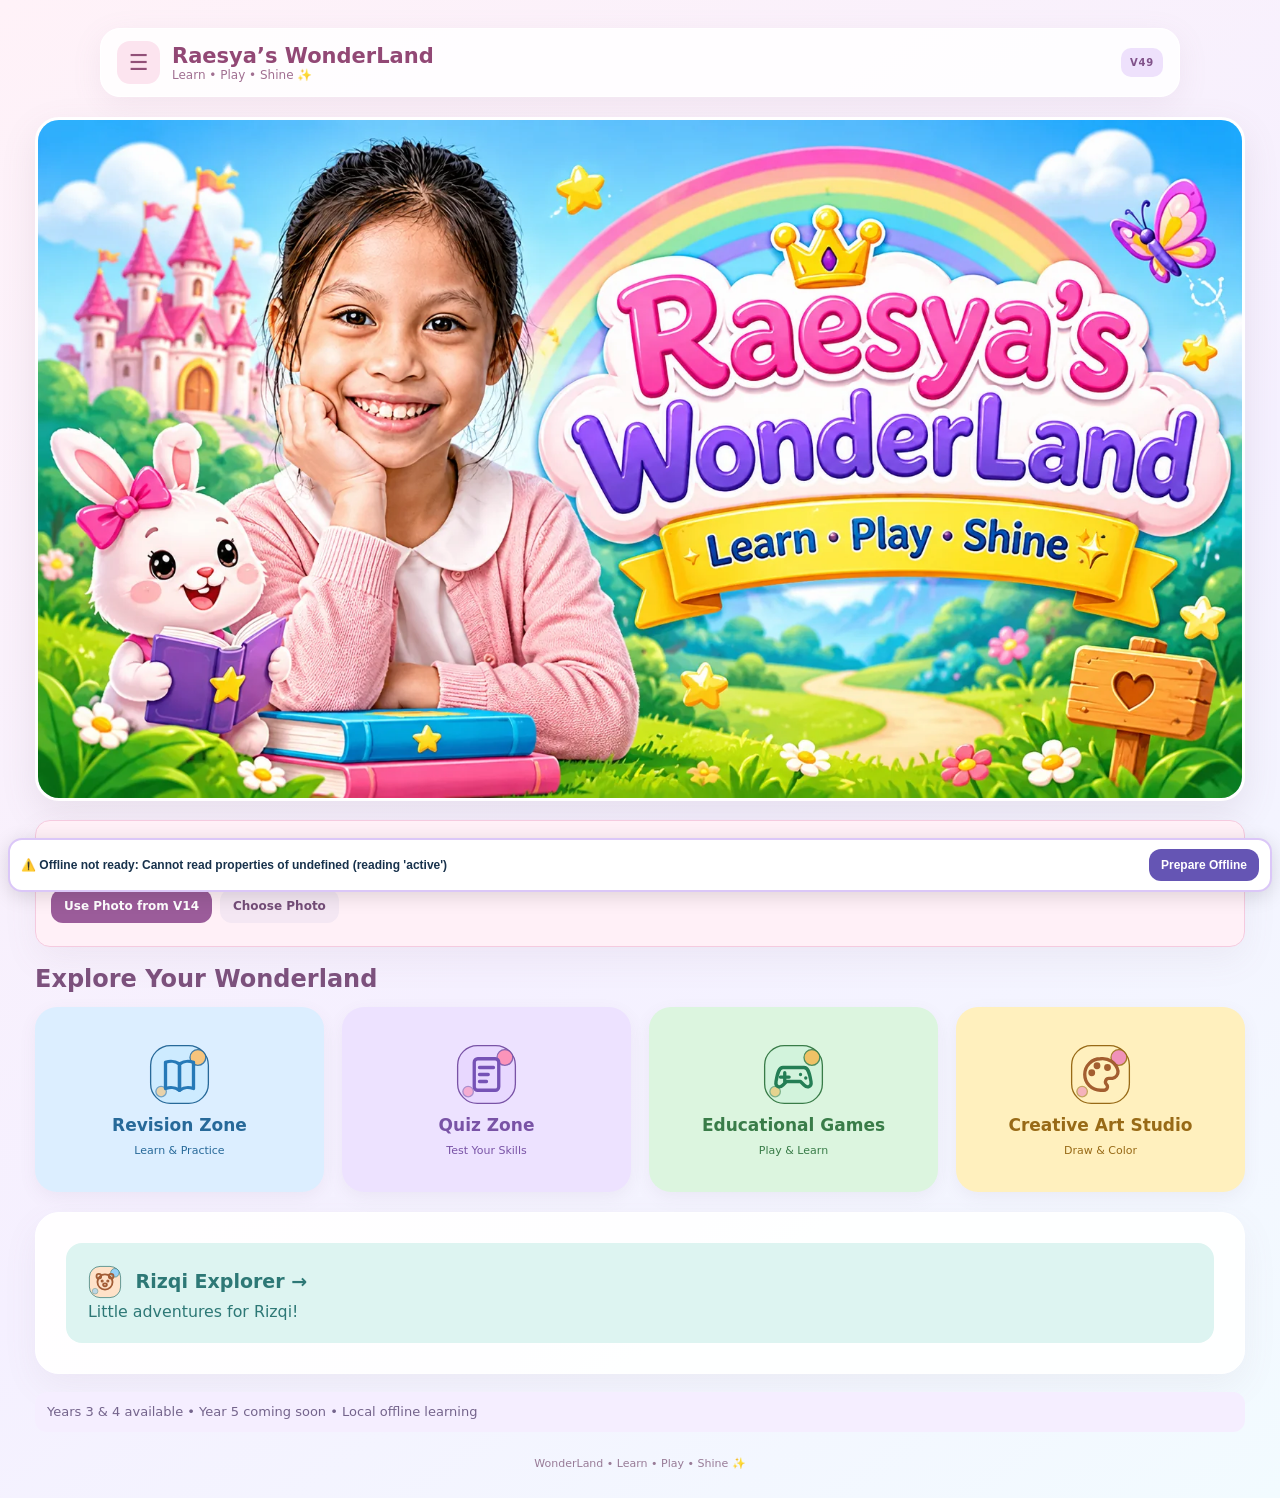
<file: index.html>
<!doctype html>
<html lang="en"><head><meta charset="utf-8"><meta name="viewport" content="width=device-width,initial-scale=1,maximum-scale=1,user-scalable=no,viewport-fit=cover"><meta name="theme-color" content="#f7ddec"><title>Raesya’s WonderLand • V49 Offline</title><script src="offline-ready-v49.js?v=49" defer></script><link rel="manifest" href="manifest.webmanifest"><link rel="icon" href="assets/icon.svg" type="image/svg+xml"><link rel="stylesheet" href="styles.css?v=49"></head>
<body><div class="bubbles" aria-hidden="true"><i></i><i></i><i></i><i></i></div><div id="veil" class="veil" hidden></div>
<aside id="sidebar" class="sidebar" aria-label="Main menu" aria-hidden="true"><div class="sidehead"><div class="appmark">🌸 WonderLand</div><button id="closeMenu" class="iconbtn" aria-label="Close menu">✕</button></div><div class="identity"><div class="avatar" id="sidebarAvatar">🌸</div><div><strong>Hello, Raesya!</strong><small>Learn • Play • Shine ✨</small></div></div><nav id="menuList"></nav><div class="sidebar-foot">V49 • Full Offline</div></aside>
<div class="app"><header class="topbar"><button id="openMenu" class="iconbtn" aria-label="Open menu" aria-expanded="false">☰</button><div><strong>Raesya’s WonderLand</strong><small>Learn • Play • Shine ✨</small></div><span class="devtag">V49</span></header><main id="view" tabindex="-1"></main><footer>WonderLand • Learn • Play • Shine ✨</footer></div><script src="revision.js?v=31" defer></script><script src="full-content.js?v=31" defer></script><script src="app.js?v=49" defer></script><script src="full-features.js?v=31" defer></script><script src="game-improvements.js?v=34" defer></script><script src="art-rebuild.js?v=35" defer></script><script src="lpw-v44-assets.js?v=44" defer></script><script src="game-polish.js?v=44" defer></script><script src="premium-ui.js?v=37" defer></script><script src="little-picture-engine.js?v=44" defer></script><script src="mobile-fix-v45.js?v=49" defer></script><script src="anti-zoom-v49.js?v=49" defer></script></body></html>
</file>
<file: styles.css>
:root{font-family:ui-rounded,system-ui,-apple-system,'Segoe UI',sans-serif;color:#583e56;background:#fff3f8;font-synthesis:none}*{box-sizing:border-box}body{margin:0;min-height:100vh;background:linear-gradient(145deg,#fff2f8,#f5f0ff 55%,#f2fbff);overflow-x:hidden}button,input{font:inherit}button{cursor:pointer}button:focus-visible,input:focus-visible{outline:3px solid #7055a7;outline-offset:3px}button:disabled{opacity:.55;cursor:not-allowed}.bubbles{position:fixed;inset:0;pointer-events:none;overflow:hidden;z-index:0}.bubbles i{position:absolute;left:var(--left);bottom:-250px;width:var(--size);height:var(--size);border-radius:50%;background:var(--tint);opacity:.27;animation:float var(--duration) linear infinite;animation-delay:var(--delay)}.bubbles i:nth-child(1){--left:2%;--size:180px;--tint:#ffa7ce;--duration:42s;--delay:-20s}.bubbles i:nth-child(2){--left:38%;--size:130px;--tint:#b3a5fc;--duration:49s;--delay:-35s}.bubbles i:nth-child(3){--left:75%;--size:240px;--tint:#a4e8e4;--duration:58s;--delay:-16s}.bubbles i:nth-child(4){--left:93%;--size:110px;--tint:#ffda9f;--duration:51s;--delay:-8s}@keyframes float{to{transform:translateY(-145vh) translateX(-25px)}}.app{position:relative;z-index:1;max-width:1120px;margin:auto;padding:16px 17px 40px}.topbar{display:flex;align-items:center;gap:12px;max-width:1080px;margin:auto auto 20px;padding:12px 16px;background:#ffffffd9;border:1px solid #ffffff;border-radius:20px;box-shadow:0 8px 30px #9a75951a}.topbar strong{display:block;font-size:clamp(15px,3vw,21px);color:#924875}.topbar small,.identity small{display:block;font-size:12px;color:#a16f91}.iconbtn{border:0;border-radius:13px;background:#fce4ef;color:#915078;width:43px;height:43px;font-size:22px;flex-shrink:0}.devtag{font-size:10px;letter-spacing:.08em;font-weight:800;color:#81528a;background:#eee1fc;padding:9px;border-radius:10px;margin-left:auto;white-space:nowrap}.panel{border-radius:24px;background:#ffffffea;box-shadow:0 13px 35px #81687b13;padding:clamp(17px,4vw,30px);margin-bottom:18px;border:1px solid #fff}.hero{display:flex;gap:21px;align-items:center}.hero-avatar,.avatar{display:grid;place-items:center;background:#fde4ef;border-radius:50%;font-size:40px;flex-shrink:0}.hero-avatar{height:100px;width:100px}.avatar{height:58px;width:58px;font-size:28px}.avatar img,.hero-avatar img{width:100%;height:100%;object-fit:cover;border-radius:50%}h1{font-size:clamp(23px,5vw,34px);margin:0 0 6px;color:#994c7b}h2{font-size:clamp(18px,3.7vw,24px);margin:10px 0 14px;color:#7c517d}p{line-height:1.55}.muted{color:#8d7590}.notice{color:#74648c;background:#f5eeff;border-radius:12px;padding:10px 12px;font-size:13px}.cards{display:grid;grid-template-columns:repeat(2,minmax(0,1fr));gap:13px;margin:0 0 20px}.card{border:0;border-radius:22px;min-height:150px;padding:20px 10px;background:var(--bg);color:var(--fg);display:flex;flex-direction:column;align-items:center;justify-content:center;gap:9px;box-shadow:0 6px 18px #6f5c7012;transition:transform .18s,filter .18s}.card:hover,.menu-button:hover{transform:translateY(-2px);filter:saturate(1.1)}.card .emoji{font-size:37px}.card strong{text-align:center;font-size:clamp(13px,3vw,17px)}.card small{font-size:11px}.banner{width:100%;text-align:left;background:#ddf4f1;color:#2d7876;border:0;border-radius:16px;font-weight:800;padding:22px;font-size:19px}.banner small{font-weight:500}.modulehead{display:flex;align-items:center;gap:12px;justify-content:space-between;flex-wrap:wrap}.modulehead h1{font-size:clamp(20px,4vw,28px);flex:1}.backbtn,.action{border:0;border-radius:12px;background:#f4e7f3;color:#744d78;padding:10px 13px;font-weight:700}.action.primary{background:#9b5c9a;color:white}.placeholder{text-align:center;padding:40px 10px;min-height:200px}.placeholder p{max-width:520px;margin:10px auto}.chips{display:flex;flex-wrap:wrap;gap:9px;margin-top:18px}.chip{padding:10px 15px;background:#f7eaf5;border-radius:12px;border:0;color:#854e76}.veil{position:fixed;inset:0;background:#24152473;z-index:10}.veil[hidden]{display:none}.sidebar{position:fixed;top:0;bottom:0;left:0;width:min(345px,88vw);padding:20px 16px 30px;background:linear-gradient(160deg,#f9ddea,#e6ddfa);box-shadow:15px 0 55px #37233c2e;z-index:20;transform:translateX(-110%);transition:transform .25s ease;overflow-y:auto;visibility:hidden}.sidebar.open{transform:translateX(0);visibility:visible}.sidehead{display:flex;align-items:center;justify-content:space-between}.appmark{font-weight:900;color:#804775;font-size:21px}.identity{display:flex;align-items:center;gap:12px;margin:25px 0}.identity strong{color:#814c75}.sidebar nav{display:grid;gap:9px}.sidebar nav button{display:flex;align-items:center;gap:12px;text-align:left;padding:12px;border:2px solid transparent;border-radius:15px;background:var(--bg);color:var(--fg);font-weight:750;min-height:55px}.sidebar nav button span{display:grid;place-items:center;font-size:23px;width:36px;height:36px;border-radius:10px;background:#ffffffa9}.sidebar nav button.active{border-color:var(--fg)}.sidebar-foot{text-align:center;color:#8f6d8b;font-size:11px;margin-top:24px}footer{text-align:center;color:#987b97;font-size:11px;margin-top:25px}.app-screen{animation:arrive .22s ease}@keyframes arrive{from{opacity:.4;transform:translateY(8px)}to{opacity:1;transform:translateY(0)}}.setting-box{background:#f9f3fc;border-radius:16px;padding:15px;margin-top:12px}.setting-box label{display:block;margin:6px 0}.setting-box input{width:100%;padding:12px;border:1px solid #d6bbdb;border-radius:12px;margin-top:6px}.statline{font-size:13px;color:#7c6186}.inlineactions{display:flex;flex-wrap:wrap;gap:8px;margin-top:14px}.error{color:#a8294b}body.menu-open{overflow:hidden}@media(min-width:740px){.app{padding:28px 35px}.cards{grid-template-columns:repeat(4,1fr);gap:18px}.card{min-height:185px}.hero-avatar{height:124px;width:124px}}@media(max-width:400px){.hero-avatar{height:70px;width:70px;font-size:30px}.hero{gap:12px}.topbar{padding:10px}.devtag{font-size:9px}}@media(prefers-reduced-motion:reduce){*,*:before,*:after{animation:none!important;transition:none!important;scroll-behavior:auto!important}}

/* Phase 2: expressive category landing screens */
.module-shell{min-height:560px}.modulehead{margin-bottom:22px}.module-hero{background:linear-gradient(120deg,var(--module-tint),#fff);border-radius:24px;min-height:182px;display:flex;align-items:center;gap:25px;padding:28px;overflow:hidden;position:relative}.module-hero-art{width:120px;height:120px;flex:0 0 120px;background:#ffffffb9;border:6px solid #ffffffa3;border-radius:35px;display:grid;place-items:center;font-size:65px;transform:rotate(-7deg);filter:drop-shadow(0 8px 9px #70536c24)}.module-hero .eyebrow{color:var(--module-ink);font-size:12px;letter-spacing:.07em;font-weight:900;text-transform:uppercase}.module-hero h2{color:var(--module-ink);margin:8px 0;font-size:clamp(24px,4vw,33px)}.module-hero p{font-size:15px;color:#74657b;margin:4px 0;max-width:470px}.section-title{display:flex;justify-content:space-between;align-items:center;gap:10px;margin:25px 0 14px}.section-title h3{font-size:21px;color:#66516d;margin:0 0 4px}.section-title p{font-size:13px;color:#9a829d;margin:0}.preview-tag{background:#f6eaff;color:#855a98;border-radius:30px;font-size:11px;font-weight:800;padding:7px 12px;white-space:nowrap}.activity-grid{display:grid;grid-template-columns:repeat(2,minmax(0,1fr));gap:16px}.activity-card{display:flex;text-align:left;align-items:center;min-height:176px;padding:16px;border:1px solid #fff;border-radius:24px;background:var(--tile);box-shadow:0 10px 20px #896d8b13;transition:transform .16s ease,box-shadow .16s ease;gap:16px;color:#594659}.activity-card:hover{transform:translateY(-4px);box-shadow:0 13px 25px #896d8b25}.activity-art{width:118px;height:118px;flex:0 0 118px;border-radius:22px;background:radial-gradient(circle at 28% 28%,#ffffffcb 0 13%,transparent 14%),radial-gradient(circle at 76% 78%,#ffffff80 0 10%,transparent 11%),#ffffff65;position:relative;display:grid;place-items:center;overflow:hidden}.activity-emoji{font-size:64px;z-index:1;filter:drop-shadow(0 6px 2px #0000000f);transition:transform .2s}.activity-card:hover .activity-emoji{transform:scale(1.1) rotate(-4deg)}.art-dot{position:absolute;border-radius:50%;background:#fff8}.dot-a{width:29px;height:29px;top:8px;right:7px}.dot-b{width:17px;height:17px;bottom:10px;left:8px}.activity-info{display:flex;flex-direction:column;gap:7px;min-width:0;align-items:flex-start}.activity-label{font-size:11px;font-weight:800;color:var(--item-accent,var(--module-ink));background:#ffffff9e;border-radius:50px;padding:5px 9px}.activity-info strong{font-size:clamp(17px,2.1vw,21px);line-height:1.2;color:#614866}.activity-info small{font-size:13px;color:#7f7184;line-height:1.4}.activity-open{font-size:12px;font-weight:850;color:var(--item-accent);margin-top:5px}.module-footnote{margin-top:22px;padding:13px 16px;border-radius:13px;background:#f6f0ff;color:#7c6889;font-size:13px;line-height:1.55}.detail-intro{padding:32px 15px;margin-top:15px;border-radius:23px;background:var(--tile);text-align:center}.detail-bigicon{font-size:88px;margin:10px auto 13px}.detail-intro h2{color:#765075;font-size:30px}.detail-intro p{color:#756478}.status-pill{display:inline-block;background:white;border-radius:50px;padding:8px 15px;font-weight:700;color:#9c6288;font-size:12px}.detail-bottom{text-align:center;max-width:560px;margin:30px auto}.detail-bottom h3{color:#765075}.detail-bottom p{color:#806d83;line-height:1.6}.detail-bottom .action{margin-top:15px}
@media(max-width:740px){.module-hero{padding:18px;min-height:160px;gap:12px}.module-hero-art{width:85px;height:85px;flex-basis:85px;font-size:47px;border-radius:24px}.activity-card{min-height:170px;flex-direction:column;align-items:stretch;padding:11px;gap:12px}.activity-art{width:100%;height:95px;flex:0 0 95px}.activity-emoji{font-size:50px}.activity-info strong{font-size:15px}.activity-info small{font-size:12px}.modulehead h1{order:3;flex-basis:100%}.modulehead{gap:8px}.modulehead .backbtn{font-size:12px}.module-shell{padding:15px}.activity-grid{gap:10px}.activity-info{padding:2px 4px 8px}}
@media(max-width:350px){.activity-grid{grid-template-columns:1fr}.activity-card{flex-direction:row}.activity-art{width:95px;flex-basis:95px}.module-hero-art{display:none}}

/* Offline-safe scalable vector icon artwork: no emoji fonts required */
.vector-icon{display:block;width:1em;height:1em;flex:none;stroke:currentColor;fill:none}
.activity-emoji,.module-hero-art,.detail-bigicon,.card .emoji{display:grid;place-items:center}
.activity-emoji .vector-icon,.module-hero-art .vector-icon,.detail-bigicon .vector-icon,.card .emoji .vector-icon{width:1em;height:1em}
.menu-button .vector-icon{width:23px;height:23px}
.banner .vector-icon{display:inline-block;width:24px;height:24px;vertical-align:middle;margin-right:7px}

/* Rizqi Explorer ONLY: approved AI artwork appears in its header, never dashboard or activity cards. */
.rizqi-header{border-radius:24px;overflow:hidden;position:relative;background:#b6e9f4;box-shadow:0 9px 18px #574a5c1a;}
.rizqi-header picture,.rizqi-header img{display:block;width:100%;}
.rizqi-header img{height:auto;aspect-ratio:1536/570;object-fit:cover;}
.rizqi-mobile-title{display:none;}
@media(max-width:600px){
 .rizqi-header{height:205px;}
 .rizqi-header picture{position:absolute;inset:0;width:62%;height:100%;}
 .rizqi-header img{height:100%;width:100%;object-fit:cover;aspect-ratio:auto;object-position:center;}
 .rizqi-header:after{content:"";position:absolute;inset:0;background:linear-gradient(90deg,transparent 32%,#e6f7f4 66%,#e6f7f4 100%);pointer-events:none;}
 .rizqi-mobile-title{position:absolute;display:block;right:8px;top:50%;transform:translateY(-50%);width:43%;text-align:center;z-index:1;color:#1573a8;}
 .rizqi-mobile-title h2{font-size:clamp(18px,5.5vw,27px);line-height:1.1;color:#147db3;margin:0 0 12px;}
 .rizqi-mobile-title p{font-size:clamp(11px,3.2vw,14px);line-height:1.35;color:#b45a13;font-weight:750;margin:0;}
}

/* All icons are individually colored, filled two-tone SVGs (no emoji font dependency). */
.vector-icon{width:1em;height:1em;display:inline-block;vertical-align:middle;overflow:visible}
.menu-button .vector-icon{height:34px;width:34px}
.sidebar nav button span{background:transparent}
.card .emoji .vector-icon{height:63px;width:63px}
.activity-emoji .vector-icon{width:68px;height:68px}
.module-hero-art .vector-icon{width:85px;height:85px}
.detail-bigicon .vector-icon{width:100px;height:100px}
.modulehead h1 .vector-icon{width:32px;height:32px}
.banner .vector-icon{width:34px;height:34px}
.photo-onboarding{margin-top:14px;border-radius:15px;background:#fff0f7;padding:15px;border:1px solid #f5cadf}
.photo-onboarding strong{font-size:14px;color:#86456b}.photo-onboarding p{font-size:12px;margin:8px 0;color:#795e77}
.photo-actions{display:flex;flex-wrap:wrap;gap:8px;align-items:center}.photo-actions .action{font-size:12px;cursor:pointer;display:inline-flex;align-items:center}
.photo-status{font-size:12px;color:#8c4764}
@media(max-width:600px){.activity-emoji .vector-icon{width:56px;height:56px}.module-hero-art .vector-icon{width:72px;height:72px}}

/* V15 main home hero: replaced greeting panel with full approved artwork. */
.home-banner{width:100%;margin:0 0 19px;border-radius:24px;overflow:hidden;background:#d7f2ff;border:3px solid #ffffff;box-shadow:0 13px 35px #81687b20;line-height:0}
.home-banner img{display:block;width:100%;height:auto;object-fit:contain}
@media(max-width:600px){.home-banner{border-radius:17px;margin-bottom:14px;border-width:2px}}

/* Phase 3A revision explorer */
.rev-area{max-width:960px;margin:14px auto 30px}.rev-area h2{color:#426c97;margin:8px 0}.revcrumb{font-size:13px;color:#667e9c;font-weight:700}.revcrumb span{padding:0 6px;color:#a7a3b9}.revgrid{display:grid;grid-template-columns:repeat(2,minmax(0,1fr));gap:13px;margin-top:19px}.revcard{min-height:142px;border-radius:22px;border:2px solid #fff;background:var(--revcolor,#e8f3ff);padding:17px;text-align:left;display:flex;flex-direction:column;align-items:start;gap:8px;box-shadow:0 8px 20px #636d9916;color:#4c587e}.revcard .vector-icon{width:46px;height:46px}.revcard strong{font-size:17px}.revcard small{font-size:12px;color:#677291}.revcard:hover{transform:translateY(-2px)}.revlink{border:0;background:none;color:#397db2;font-weight:800;margin:8px 0 12px;padding:5px;cursor:pointer}.revnote{background:#f5f0fc;padding:15px;border-radius:15px;color:#746683}.rev-symbol{font-size:35px}.revlesson,.revresults,.revempty{background:#f4f9ff;padding:24px;border-radius:24px;margin:16px 0;line-height:1.7}.revlesson h3{color:#346d99}.revpicture{display:grid;grid-template-columns:repeat(4,1fr);max-width:360px;gap:6px;margin:15px 0}.revpicture span{height:65px;background:#fff;border:2px solid #74a6c8;border-radius:6px}.revpicture span.shaded{background:#95d5b4}.revanswers{display:grid;grid-template-columns:repeat(2,1fr);gap:12px;margin:19px 0}.revchoice{padding:18px 10px;border:2px solid #c8def1;background:white;border-radius:15px;color:#345879;font-size:19px;font-weight:800;cursor:pointer}.revchoice.correct{border-color:#2a9967;background:#d5f5e6}.revchoice.wrong{border-color:#d66b79;background:#ffe2e6}.revfeedback{background:white;padding:16px;border-radius:15px}.revfeedback strong{color:#398263}.revscore{font-size:46px;font-weight:900;color:#357caf}.revresults{text-align:center}@media(max-width:500px){.revgrid{gap:10px}.revcard{padding:12px;min-height:140px}.revcard strong{font-size:14px}.revlesson{padding:15px}.revchoice{font-size:17px}}

/* Revision progress is visible on return and after refreshing the page. */
.revprogress { background:#e6f7ed; border:1px solid #9ed6b4; border-radius:16px; padding:14px 16px; margin:14px 0; color:#215944; }
.revprogress p {margin:7px 0 0;line-height:1.45;}
.revprogress .muted {color:#426e5d;}

/* Phase 3B: illustrations for Year 3 decimal and percentage */
.revhundred{display:grid;grid-template-columns:repeat(10, minmax(0,1fr));gap:3px;width:min(100%,280px);padding:8px;border:2px solid #b1d4ed;background:white;border-radius:12px;margin:16px 0}.revhundred i{aspect-ratio:1;border-radius:2px;background:#eaf1f9}.revhundred i.filled{background:#68bdaa}.revbars{max-width:350px;margin:18px 0;display:grid;gap:9px}.revbar{display:flex;gap:3px;height:38px}.revbar i{flex:1;border:2px solid #81b4d1;border-radius:4px;background:white}.revbar i.filled{background:#93dac0}

/* Phase 3C visuals, all offline and text/HTML-based */
.rev-place{display:grid;grid-template-columns:repeat(4,minmax(0,1fr));gap:6px;margin:16px 0;max-width:480px}
.rev-place>div{background:white;border:2px solid #b6c8ee;border-radius:12px;text-align:center;padding:9px 3px;display:flex;flex-direction:column;gap:6px}
.rev-place strong{font-size:clamp(9px,2.5vw,13px);color:#5b6990;overflow-wrap:anywhere}
.rev-place b{font-size:27px;color:#377eb0}
.rev-calc{display:flex;flex-direction:column;align-items:end;max-width:210px;background:white;padding:14px 20px;border-radius:13px;font-size:25px;font-weight:700;font-variant-numeric:tabular-nums;letter-spacing:1px}
.rev-calc hr{width:100%;border:0;border-top:3px solid #8aabce;margin:4px 0}.rev-calc strong{color:#328362}
.rev-dots{background:white;display:flex;flex-direction:column;gap:2px;width:max-content;padding:12px 20px;border-radius:12px;color:#4c9aa7;font-size:19px;letter-spacing:7px}
.rev-money{display:flex;flex-wrap:wrap;gap:9px;margin:12px 0}.rev-money span{border:2px solid #68b9a2;border-radius:15px;padding:10px 15px;background:#e5f9ee;font-weight:900;color:#27785c}

/* Phase 3D: offline concept illustrations */
.rev-timevisual,.rev-measure{display:flex;align-items:center;flex-wrap:wrap;gap:9px;margin:12px 0}.rev-timevisual span,.rev-measure span{padding:12px;background:#e9f1ff;color:#3b679b;border:2px solid #a4c5e5;border-radius:12px;font-weight:900;font-variant-numeric:tabular-nums;font-size:20px}.rev-measure strong{color:#56849c}.rev-shapes{max-width:340px;background:#fff;border-radius:14px;padding:14px;margin:12px 0;display:flex;flex-direction:column;align-items:center}.rev-shapes svg{width:100%}.rev-shapes small{font-size:11px;color:#63778f;text-align:center}.rev-coord{max-width:350px;margin:12px auto;background:white;border-radius:14px;padding:10px}.rev-coord svg{width:100%;height:auto;display:block}

/* V15 consolidated full-build controls */
.full-coming,.full-note,.full-game,.full-rizqi-game,.full-result,.full-question{background:#fff;border:1px solid #e9e7f0;border-radius:22px;padding:20px;margin:14px 0;box-shadow:0 7px 20px #54658a0b}
.full-note p,.full-game p{line-height:1.65}.full-alert{background:#fff4e5;color:#805a22;border-radius:14px;padding:12px;margin:12px 0;font-size:.88rem}
.full-controls{display:flex;gap:12px;flex-wrap:wrap;align-items:center;margin:16px 0}.full-controls label{display:flex;flex-direction:column;gap:6px;flex:1 1 130px;font-weight:600}
.full-controls select,.full-controls input{border:1px solid #ddd3e9;background:#fff;border-radius:12px;padding:10px;max-width:100%;font:inherit}
.full-question h2{font-size:1.25rem;line-height:1.5}.full-question .revanswers button{min-height:46px}
.full-timer{display:inline-block;border-radius:24px;padding:8px 12px;background:#ffebd8;color:#995e27;font-weight:700}.full-saved{background:#e5f7ec;border-radius:12px;padding:12px;color:#276c48}
.full-result{text-align:center}.full-result strong{font-size:2.4rem;color:#7855ac}
.full-game input{width:100%;max-width:340px;border-radius:12px;border:1px solid #d3d3e3;padding:14px;font-size:1.1rem;margin:10px 0}
.full-game .action{margin:4px}.full-largepic{display:flex;justify-content:center;align-items:center;min-height:160px;border-radius:18px;background:#e5f9ee;color:#3c775b;font-weight:800;font-size:1.7rem;text-align:center}
.full-searchgrid{display:grid;gap:8px}.full-searchgrid button{font-size:1.2rem;letter-spacing:.8rem;background:#ecf5ff;border-radius:12px;padding:14px 10px;border:1px solid #c7d7eb;cursor:pointer}
.full-rizqi-object{margin:12px auto;padding:18px;min-height:170px;display:flex;align-items:center;justify-content:center;border-radius:28px;background:#fff0db}.full-shape{font-size:5.5rem;color:#df85b3}.full-color-blob{display:block;width:130px;height:130px;border-radius:50%;box-shadow:0 4px 18px #2222}
.full-rizqi-choices{display:grid;grid-template-columns:repeat(2,minmax(0,1fr));gap:12px}.full-rizqi-choices button{border:2px solid #f1d8b9;background:#fff;border-radius:18px;padding:16px;font-size:1.1rem;font-weight:700;cursor:pointer}
.full-mini-grid{display:grid;grid-template-columns:repeat(auto-fit,minmax(110px,1fr));gap:12px}.full-mini-grid button{background:#fff0da;border:1px solid #f1dcc9;border-radius:14px;padding:18px 10px;cursor:pointer;font-weight:700}
#drawCanvas{display:block;width:100%;max-width:760px;height:auto;background:white;border:2px solid #d9cee3;border-radius:16px;touch-action:none;user-select:none}.full-gallery{display:grid;grid-template-columns:repeat(auto-fit,minmax(145px,1fr));gap:12px}.full-artcard{padding:12px;background:#fff;border:1px solid #e9dbe5;border-radius:14px}.full-artcard img{display:block;width:100%;aspect-ratio:4/3;object-fit:contain}.full-artcard button{margin:3px;border-radius:8px;padding:7px}
.full-report{max-height:250px;overflow:auto}.full-report>div{padding:7px;border-bottom:1px solid #eee}
#parentPin,#parentNewPin{display:block;width:100%;max-width:330px;padding:12px;border-radius:12px;border:1px solid #d2c3dd;margin:14px 0;font-size:1.1rem}
#restorePreview{margin:12px 0;line-height:1.6}
@media(max-width:520px){.full-note,.full-game,.full-rizqi-game,.full-result,.full-question{padding:14px}.full-searchgrid button{letter-spacing:.45rem;font-size:1rem}}
/* Improvement Batch 1: bright, legible, touch-ready game cards */
.improved-module .game-viewport{max-width:830px;margin:0 auto}.game-hero{border-radius:25px;padding:20px 24px;text-align:center;color:#374668;background:linear-gradient(135deg,#ffe3ee,#e7ebff);margin:8px 0 20px}.game-hero h2{margin:7px 0;font-size:clamp(1.55rem,5vw,2.45rem)}.game-hero p{margin:5px 0;line-height:1.4}.game-kicker{font-size:.79rem;letter-spacing:.12em;font-weight:900}.word-theme{background:linear-gradient(120deg,#ffe5f1,#e4eeff)}.spelling-theme{background:linear-gradient(120deg,#e0faf0,#e8ecff)}.math-theme{background:linear-gradient(120deg,#fff2bc,#ffdef2)}.search-theme{background:linear-gradient(120deg,#eee2ff,#dff1ff)}.rizqi-theme{background:linear-gradient(130deg,#fff0bc,#d5f5e7)}
.game-word-card{background:linear-gradient(160deg,#e1f7ff,#ffecf8);border:3px solid #c9d6ff;border-radius:26px;padding:22px 13px;text-align:center;box-shadow:0 8px 20px #54658a21}.game-caption{font-weight:900;letter-spacing:.08em;color:#65749e}.game-letter-tray,.game-letter-slots{display:flex;flex-wrap:wrap;gap:7px;justify-content:center;margin:16px auto}.game-letter-tile{width:clamp(46px,10vw,75px);height:clamp(56px,12vw,86px);font-size:clamp(1.7rem,6vw,2.8rem);font-weight:1000;border:3px solid #ffffff;border-bottom:7px solid #0002;border-radius:17px;color:#38416b;box-shadow:0 6px 15px #54658a29;touch-action:manipulation;cursor:pointer;background:#ffc5dd}.game-letter-tile:nth-child(5n+2){background:#bef0ff}.game-letter-tile:nth-child(5n+3){background:#d9cbff}.game-letter-tile:nth-child(5n+4){background:#fff0a9}.game-letter-tile:nth-child(5n+5){background:#bcf1cb}.game-letter-tile:disabled{opacity:.23;transform:scale(.92)}.letter-slot{width:clamp(33px,8vw,58px);height:clamp(48px,11vw,69px);display:grid;place-items:center;background:#fff;border:2px dashed #c6b9e4;border-radius:13px;font-size:clamp(1.35rem,5vw,2.3rem);color:#3f598a;font-weight:900}.game-feedback{text-align:center;font-size:1.15rem;font-weight:800;color:#b15a73;min-height:28px;margin:15px 0}.game-feedback.is-good{color:#23845a}.game-picture-frame{min-height:220px;max-width:440px;margin:0 auto;border:4px solid #ffd3e5;background:radial-gradient(circle,#fff,#f3f8ff);border-radius:29px;padding:18px;display:grid;place-items:center}.game-picture-frame img{display:block;width:min(100%,340px);height:250px;object-fit:contain}.game-spell-slots{display:flex;justify-content:center;flex-wrap:wrap;gap:5px;margin:18px 0}.game-spell-slots span{font-size:1.7rem;color:#7e68a8;font-weight:900}.game-input-label{display:block;text-align:center;font-weight:800;margin:8px}.improved-module input{display:block;margin:9px auto!important;max-width:390px;width:100%;font-size:1.35rem;border:2px solid #d1bae7;border-radius:13px;padding:14px;text-align:center}.game-actions{text-align:center}.game-math-card{max-width:560px;margin:0 auto;background:#fff8da;border:7px solid #ffda83;border-radius:33px;box-shadow:0 9px 0 #efb7c8,0 16px 26px #0002;padding:22px 10px;text-align:center}.math-operation{font-size:clamp(2.6rem,10vw,5rem);font-weight:1000;letter-spacing:.015em;color:#344f86}.math-operation span{color:#e56e98}.math-operation b{color:#9269bb}.math-stars{color:#e7a83f;letter-spacing:1.3rem}.search-target{padding:12px 18px;background:#ffe7a7;border-radius:17px;text-align:center;font-size:1.45rem;font-weight:700;max-width:510px;margin:0 auto 12px;color:#735230}.game-search-board{width:min(100%,570px);margin:0 auto;display:grid;grid-template-columns:repeat(var(--word-size),minmax(0,1fr));gap:3px;background:#b4c8e4;border:7px solid #d8e5fb;border-radius:19px;padding:6px;touch-action:none;user-select:none;-webkit-user-select:none}.game-search-cell{aspect-ratio:1;display:flex;align-items:center;justify-content:center;background:#fff;border-radius:8px;font-weight:1000;color:#354d78;font-size:clamp(1rem,5vw,2rem);pointer-events:auto}.game-search-cell.is-selected{background:#7ee3bd;color:#165e51;box-shadow:inset 0 0 0 2px #2daf82}.game-search-tip{font-size:.9rem;text-align:center;color:#666;line-height:1.55}.rizqi-play-area{background:linear-gradient(140deg,#fff,#f1fff3)}.rizqi-title{text-align:center;font-size:clamp(1.2rem,4vw,1.8rem);color:#3a7190;font-weight:900;margin-bottom:14px}.safari-picture{display:grid;place-items:center;background:#effaf0;border:4px solid #c9edcb;border-radius:27px;margin:0 auto 16px;max-width:390px;height:255px}.rizqi-animal-image{width:min(100%,270px);height:225px;object-fit:contain}.rizqi-image-choices{display:grid;grid-template-columns:repeat(2,minmax(0,1fr));gap:12px}.rizqi-image-choices button{background:#fff;border:3px solid #e9d9f9;border-radius:20px;display:flex;flex-direction:column;align-items:center;padding:8px;color:#415981;min-width:0;font-weight:900;font-size:1rem;cursor:pointer}.rizqi-choice-image{width:100%;max-width:138px;height:110px;object-fit:contain}.shape-drop-board{max-width:460px;margin:0 auto 17px;background:linear-gradient(150deg,#fff1c4,#f5d3aa);border:7px solid #d79e68;border-radius:24px;padding:18px;min-height:220px}.shape-drop-slot{border:4px dashed #be9768;background:#fff9e6;border-radius:20px;min-height:165px;display:flex;align-items:center;justify-content:center;flex-direction:column;cursor:pointer}.shape-drop-slot .shape-svg{opacity:.3;filter:grayscale(1)}.shape-drop-slot span{font-weight:900;color:#6e5b68}.shape-palette{display:flex;justify-content:center;flex-wrap:wrap;gap:10px}.shape-draggable{background:#fff;border:3px solid #e9dcff;border-radius:18px;display:grid;place-items:center;width:95px;height:109px;cursor:grab;touch-action:none}.shape-draggable.picked{border-color:#55b9a9;background:#d5fff1}.shape-svg{width:75px;height:75px;pointer-events:none}.shape-draggable small{font-weight:900;color:#536484}.hint-glow{outline:5px solid #ffd447!important;box-shadow:0 0 18px #ffc12e}.sound-test{border:2px solid #9fcde9;background:#fff9;border-radius:100px;padding:9px 16px;margin:9px;cursor:pointer;font-weight:800}.visual-error{font-size:.95rem;color:#b44053;font-weight:800}
@media(min-width:650px){.game-search-cell{font-size:2rem}.rizqi-image-choices{grid-template-columns:repeat(4,minmax(0,1fr))}}@media(max-width:400px){.shape-draggable{width:72px;height:91px}.shape-draggable .shape-svg{width:55px;height:55px}.game-search-board{gap:2px;padding:3px;border-width:4px}}

/* V15 Batch 2: premium 3D portraits and toddler-friendly choices */
.premium-3d-picture{display:block;object-fit:contain;filter:drop-shadow(0 9px 9px rgba(48,61,93,.18));border-radius:18px}
.rizqi-name-choices{display:grid;grid-template-columns:repeat(2,minmax(0,1fr));gap:13px;max-width:560px;margin:auto}
.rizqi-name-choices button{font:900 clamp(1.15rem,4vw,1.55rem)/1.2 system-ui,sans-serif;min-height:74px;letter-spacing:.01em;border:3px solid #efd5f3;background:linear-gradient(165deg,#fff,#ffe8f5);border-radius:23px;color:#405783;box-shadow:0 6px 0 #d5bedb,0 8px 15px #665a8421;cursor:pointer;touch-action:manipulation}
.rizqi-name-choices button:nth-child(4n+2){background:linear-gradient(165deg,#fff,#e0f6ff);border-color:#b7e5f3;box-shadow:0 6px 0 #b5d9e6}
.rizqi-name-choices button:nth-child(4n+3){background:linear-gradient(165deg,#fff,#fff3c9);border-color:#efd6a2;box-shadow:0 6px 0 #dec38f}
.rizqi-name-choices button:nth-child(4n+4){background:linear-gradient(165deg,#fff,#ddfaea);border-color:#b8e6cf;box-shadow:0 6px 0 #b1dcc8}
.rizqi-name-choices button:active,.picture-choice-btn:active{transform:translateY(4px);box-shadow:0 2px 0 #c9c0db}
.safari-picture{width:min(100%,470px);height:auto;min-height:270px;padding:18px;background:radial-gradient(circle at 50% 20%,#fff,#f2f9f6);}
.safari-picture .rizqi-animal-image{height:clamp(230px,34vw,325px);max-height:325px;width:100%;max-width:400px}
.rizqi-3d-object{display:grid;place-items:center;min-height:225px;max-width:450px;margin:0 auto 16px;background:radial-gradient(circle at 50% 30%,white,#e8f8ee);border:4px solid #c2eacb;border-radius:25px;padding:12px}
.rizqi-3d-object .rizqi-animal-image{width:100%;max-width:370px;height:230px}
.picture-choice-grid{grid-template-columns:repeat(2,minmax(0,1fr))!important;max-width:620px;margin:0 auto}
.picture-choice-grid .picture-choice-btn{min-height:140px;padding:7px;border:3px solid #e1d5f8;background:linear-gradient(155deg,#fff,#f7f1ff);box-shadow:0 5px 0 #dad0f4;display:grid;place-items:center}
.picture-choice-grid .rizqi-choice-image{max-width:200px;height:125px;width:100%;object-fit:contain;border-radius:12px}
.shape-draggable{width:clamp(73px,20vw,115px);height:clamp(92px,24vw,130px);background:linear-gradient(160deg,#fff,#e8efff);box-shadow:0 6px 0 #d0c9e8,0 8px 18px #52628b22;border:3px solid #d2c7ff}
.shape-draggable .shape-svg{width:clamp(54px,15vw,86px);height:clamp(54px,15vw,86px)}
.shape-drop-board{background:repeating-linear-gradient(0deg,#efbe88,#efbe88 14px,#f3c992 15px,#f3c992 30px);box-shadow:inset 0 3px 10px #986b502b,0 9px 18px #9b7b5626}
.shape-drop-slot{background:linear-gradient(145deg,#d9a872,#e5bc89);border:4px dashed #956744;box-shadow:inset 0 6px 12px #8f603c3d}
.shape-drop-slot .shape-svg{opacity:.25;filter:grayscale(1) brightness(.65)}
.shape-draggable.picked{background:#d5fff1;box-shadow:0 0 0 4px #83e8bc}
.game-picture-frame{padding:8px;max-width:510px;background:radial-gradient(circle at center,#fff,#eaf9f4);border-color:#fad1e6}
.game-picture-frame .premium-3d-picture{width:100%;max-width:440px;height:300px;object-fit:contain}
@media(max-width:420px){.rizqi-name-choices button{min-height:65px}.picture-choice-grid .picture-choice-btn{min-height:110px}.picture-choice-grid .rizqi-choice-image{height:105px}}

/* Art Rebuild V15 */
.artv-grid{display:grid;grid-template-columns:repeat(2,minmax(0,1fr));gap:12px;margin:16px 0}.artv-pick{min-height:115px;border:2px solid #dce2ff;border-radius:20px;background:linear-gradient(145deg,#fff5fb,#e9f6ff);padding:14px;text-align:left;color:#445273;display:flex;flex-direction:column;gap:9px;cursor:pointer}.artv-pick strong{font-size:19px}.artv-pick small{font-size:12px}.artv-number{background:#d3d6ff;border-radius:99px;width:28px;height:28px;display:grid;place-items:center;font-weight:800}.artv-top{display:flex;justify-content:space-between;align-items:center;gap:12px;flex-wrap:wrap}.artv-tools{display:flex;flex-direction:column;gap:10px;background:#f7f7ff;padding:12px;border-radius:18px;margin:12px 0}.artv-palette,.artv-buttons,.artv-steps{display:flex;flex-wrap:wrap;gap:9px;align-items:center}.artv-palette button{border:2px solid #c7cad9;width:38px;height:38px;border-radius:14px;cursor:pointer}.artv-palette button.selected{outline:3px solid #5e7cc8;outline-offset:2px}.artv-stage{width:100%;position:relative;aspect-ratio:760/520;border:3px solid #d7dffb;border-radius:18px;overflow:hidden;background:white;margin-bottom:14px}.artv-stage canvas{display:block;width:100%;height:100%;touch-action:none}.artv-stage canvas#artvGuide{position:absolute;inset:0;pointer-events:none}.artv-steps{padding:12px;background:#f5efff;border-radius:14px;margin:8px 0}.artv-steps strong{margin-right:auto}@media(max-width:520px){.artv-pick strong{font-size:16px}.artv-palette button{width:34px;height:34px}.artv-buttons .action{padding:8px 12px}}

/* Batch 3: clear no-crop images and text-only preschool answer tiles */
.b3-game{max-width:770px;margin:0 auto}.b3-question{text-align:center;font-weight:900;color:#365c82;font-size:clamp(1.4rem,4vw,2.1rem);margin:.5rem 0 1rem}
.b3-visual-frame,.b3-spell-picture{width:min(100%,430px);min-height:250px;aspect-ratio:1.25;margin:0 auto 1.2rem;border-radius:28px;background:linear-gradient(160deg,#fff9fa,#e9f8ff);border:5px solid #e1eafc;display:flex;align-items:center;justify-content:center;overflow:hidden;padding:10px;box-shadow:0 14px 34px #5f8dba22}
.b3-object-img{display:block;width:100%;height:100%;max-height:360px;object-fit:contain;object-position:center;transform:none!important;filter:none!important;border-radius:18px}
.b3-text-choices{display:grid;grid-template-columns:repeat(2,minmax(0,1fr));gap:12px;max-width:610px;margin:0 auto}
.b3-choice{min-height:75px;padding:12px 8px;border:3px solid #e7cced;border-radius:20px;background:#fff1fa;color:#374969;font-size:clamp(1.2rem,4vw,1.75rem);font-weight:900;box-shadow:0 5px 0 #e2c7e5;cursor:pointer}
.b3-choice-1{background:#e8f5ff;border-color:#c5e5fa;box-shadow:0 5px 0 #b9dcea}.b3-choice-2{background:#fff3db;border-color:#f7db9e;box-shadow:0 5px 0 #efdaab}.b3-choice-3{background:#e9f9e4;border-color:#caebbc;box-shadow:0 5px 0 #bbdfac}
.b3-choice:active{transform:translateY(3px);box-shadow:0 2px 0 #bbbdca}.b3-choice.hint-glow{outline:4px solid #ffcb3c}
.b3-count-row{display:flex;gap:10px;justify-content:center;margin:12px 0;flex-wrap:wrap}.b3-count-btn{padding:10px 16px;border:2px solid #c7daf0;background:#fff;border-radius:14px;font-weight:800}.b3-count-btn.selected{background:#e0f5f0;border-color:#62c5ab}
.b3-spell-picture{width:min(100%,470px);min-height:275px;aspect-ratio:1.35}.b3-finish{text-align:center;padding:50px 10px}.b3-finish h2{font-size:2rem;color:#526bae}
@media(max-width:430px){.b3-choice{min-height:67px;font-size:1.17rem}.b3-visual-frame,.b3-spell-picture{min-height:215px}}

/* Premium game screen enhancement v37 — Scoped, no Creative Art selectors */
.p37-wrap{max-width:750px;margin:0 auto;padding:0 3px 26px}.p37-banner{background:linear-gradient(145deg,#ffddaa 0%,#ffe9c8 33%,#f9e5ff 70%,#dff4ff 100%);border:3px solid #fff9f5;border-radius:29px;padding:20px 14px 18px;box-shadow:0 9px 0 #dfc5b4,0 15px 24px #987fb326;text-align:center;position:relative;margin:10px auto 22px;max-width:640px}.p37-small{display:inline-block;background:#ffffffc9;border:2px solid #ffffff;border-radius:50px;padding:5px 18px;font-weight:900;letter-spacing:.1em;font-size:11px;color:#96638f;margin-bottom:7px}.p37-title{font-family:ui-rounded,'Arial Rounded MT Bold',system-ui,sans-serif;font-size:clamp(1.72rem,5.1vw,2.65rem);font-weight:1000;line-height:1.17;color:#8f4d8e;margin:3px 0 6px;text-shadow:0 3px 0 white,1px 4px 2px #d0aac9}.p37-sub{font-size:clamp(.94rem,2.7vw,1.12rem);font-weight:750;color:#6e6384;margin:0}.p37-stars{letter-spacing:12px;color:#f3ac47;text-shadow:0 2px 0 #fff;font-size:23px}.p37-quiz-heading{text-align:center;color:#466a92;font-size:clamp(1.5rem,5vw,2rem);font-weight:950;margin:7px 0 11px}.p37-image-stage{width:min(100%,420px);height:clamp(250px,64vw,352px);margin:0 auto 20px;background:linear-gradient(145deg,#fff,#f6faff);border:6px solid white;outline:3px solid #e4dafa;border-radius:32px;padding:15px;box-shadow:0 10px 0 #d0c6e7,0 16px 28px #7383a622;display:flex;justify-content:center;align-items:center;overflow:hidden;position:relative}.p37-image-stage:after{content:'';position:absolute;inset:10px;border-radius:23px;box-shadow:inset 0 0 0 1px #ffffffa3;pointer-events:none}.p37-image-stage .b3-object-img{width:100%;height:100%;max-height:none;display:block;object-fit:contain;object-position:center;transform:none!important;filter:none!important;border-radius:18px}.p37-answers{display:grid;grid-template-columns:repeat(2,minmax(0,1fr));gap:15px;max-width:640px;margin:15px auto 10px}.p37-answer{--tint:#ffe2ee;--border:#e99dc3;--shadow:#d38aaf;min-height:86px;font-size:clamp(1.18rem,4vw,1.7rem);font-family:ui-rounded,'Arial Rounded MT Bold',system-ui,sans-serif;font-weight:1000;color:#5b4a70;border-radius:23px;border:3px solid var(--border);background:linear-gradient(160deg,#fff 1%,var(--tint) 96%);box-shadow:0 7px 0 var(--shadow),0 11px 12px #46334e16;cursor:pointer;touch-action:manipulation;transition:transform .1s,box-shadow .1s;position:relative;text-align:center;overflow:hidden;padding:10px}.p37-answer:before{content:'';display:block;position:absolute;top:5px;left:12px;right:12px;height:12px;background:linear-gradient(#ffffffaf,#ffffff05);border-radius:100%;pointer-events:none}.p37-answer:nth-child(4n+2){--tint:#dcf3ff;--border:#9fd7f1;--shadow:#88c4dd}.p37-answer:nth-child(4n+3){--tint:#fff0bd;--border:#f0d280;--shadow:#dfbb71}.p37-answer:nth-child(4n+4){--tint:#ddf8e8;--border:#9edcba;--shadow:#91cca9}.p37-answer:active{transform:translateY(5px);box-shadow:0 2px 0 var(--shadow)}.p37-answer:focus-visible{outline:4px solid #9566dd;outline-offset:3px}.p37-answer.hint-glow{outline:5px solid #ffb800}.p37-note{text-align:center;font-size:.9rem;font-weight:700;color:#68809b;margin:10px auto 0}.p37-spell-card{background:linear-gradient(155deg,#fff6ff,#f0f8ff);border:3px solid #e7d9f8;border-radius:28px;max-width:650px;margin:0 auto;padding:17px 15px 25px;box-shadow:0 10px 22px #5e69a41b}.p37-spell-card .p37-image-stage{height:clamp(245px,57vw,320px);max-width:390px;margin-bottom:19px}.p37-input-label{display:block;text-align:center;font-size:1.08rem;font-weight:950;color:#6a5a92;margin:10px 0}.p37-spell-input{display:block;width:min(100%,470px);margin:0 auto 15px;border:4px solid #c6b5eb;border-radius:21px;background:#fff;font-size:clamp(1.35rem,5vw,1.9rem);font-weight:900;text-align:center;letter-spacing:.16em;text-transform:uppercase;padding:16px 12px;color:#4d567a;box-shadow:inset 0 3px 8px #6d689417}.p37-actions{display:flex;gap:13px;justify-content:center;flex-wrap:wrap}.p37-action{min-width:140px;padding:15px 22px;font-size:1.05rem;font-weight:950;border-radius:19px;border:3px solid #d09fdd;background:linear-gradient(#fff,#f4deff);color:#77548e;box-shadow:0 6px 0 #c39cd0;cursor:pointer}.p37-action.primary{border-color:#7cc6ab;background:linear-gradient(#f2fff6,#b9f4d6);color:#286b54;box-shadow:0 6px 0 #73bd9b}.p37-action:active{transform:translateY(4px);box-shadow:0 2px 0 #c39cd0}.p37-progress{max-width:650px;display:flex;justify-content:center;gap:12px;flex-wrap:wrap;margin:0 auto 14px}.p37-count{font-weight:900;border:2px solid #d8c8ee;border-radius:30px;padding:9px 16px;color:#786398;background:#fff}.p37-count.selected{border-color:#a38add;background:#e9dfff}.p37-finish{text-align:center;padding:28px;background:#f6fff4;border-radius:25px;border:3px solid #a2dfb2}.p37-badge{font-weight:900;color:#9973a3;background:#fff8ff;padding:7px 17px;border-radius:50px;display:inline-block;margin:4px auto 8px}.p37-wrap .game-feedback{min-height:27px;font-weight:850;text-align:center;margin:17px 5px 5px}@media(max-width:420px){.p37-banner{padding:17px 9px 14px;margin:8px auto 17px}.p37-answer{min-height:73px;border-radius:17px}.p37-answers{gap:11px}.p37-spell-card{padding:12px 9px 19px}.p37-image-stage{padding:8px;border-radius:24px}}

/* Little Picture World focused kid-friendly touch UI */
.lpw-shell{margin:12px auto;max-width:960px;padding:clamp(14px,3vw,28px);background:linear-gradient(150deg,#e4f8ff,#fff8ed 55%,#f9efff);border-radius:28px;box-shadow:0 10px 30px #39588416}
.lpw-heading{text-align:center;background:linear-gradient(180deg,#ffca70,#ed974e);color:#4d2b17;border-radius:25px;padding:13px 12px;box-shadow:inset 0 3px 0 #ffffff8c,0 7px 0 #b46c3c,0 12px 20px #51311830}
.lpw-label{font-weight:900;font-size:12px;letter-spacing:2px;color:#66442d}.lpw-heading h2{margin:2px 0 4px;font-size:clamp(24px,4vw,42px);text-shadow:0 2px #fff9}.lpw-progress{font-weight:800;background:#fff9;border-radius:16px;display:inline-block;padding:4px 16px}
.lpw-question{text-align:center;color:#293d69;font-weight:900;font-size:clamp(25px,4.5vw,40px);margin:23px auto 15px}
.lpw-layout{display:grid;grid-template-columns:minmax(0,1.08fr) minmax(0,.92fr);gap:clamp(12px,3vw,28px);align-items:center}
.lpw-image{border-radius:28px;min-height:250px;aspect-ratio: 5 / 4;background:linear-gradient(150deg,#fff,#eefaff);border:6px solid #fff;box-shadow:0 10px 24px #405e8430,inset 0 0 0 2px #b5e3ee;display:flex;justify-content:center;align-items:center;overflow:hidden}
.lpw-image img{width:100%;height:100%;max-width:100%;max-height:360px;object-fit:contain;display:block;image-rendering:auto}
.lpw-choices{display:grid;grid-template-columns:1fr;gap:13px}
.lpw-choice{border:3px solid #fff;min-height:70px;width:100%;font-weight:900;font-size:clamp(21px,3vw,30px);line-height:1.2;color:#2f3153;cursor:pointer;border-radius:20px;text-shadow:0 1px 1px #fff9;box-shadow:inset 0 3px 0 #fff9,0 5px 0 #7a7da1,0 9px 15px #3d4c6744;transition:transform .12s,box-shadow .12s}
.lpw-choice:active{transform:translateY(4px);box-shadow:inset 0 3px 0 #fff9,0 2px 0 #7a7da1}.lpw-choice:focus-visible{outline:4px solid #2674d7;outline-offset:3px}
.lpw-c0{background:linear-gradient(#ffd4e7,#ff91c1)}.lpw-c1{background:linear-gradient(#d4f2ff,#83c9ff)}.lpw-c2{background:linear-gradient(#e5ffc8,#aee66b)}.lpw-c3{background:linear-gradient(#eee1ff,#c3a2ff)}
.lpw-feedback{text-align:center;font-size:19px;min-height:26px;font-weight:800}.lpw-foot{text-align:center;font-weight:700;font-size:14px;color:#596681;margin-bottom:0}
@media(max-width:580px){.lpw-layout{grid-template-columns:1fr}.lpw-image{min-height:220px;aspect-ratio: 5 / 3;max-height:285px}.lpw-choices{grid-template-columns:repeat(2,minmax(0,1fr));gap:12px}.lpw-choice{min-height:76px;font-size:clamp(19px,5vw,26px)}.lpw-shell{padding:12px}}
@media(prefers-reduced-motion:reduce){.lpw-choice{transition:none}}

/* LPW v40 optional premium image display; preserve full subject without cropping */
.lpw-premium-art{display:block;width:100%;height:auto;max-height:420px;object-fit:contain;border-radius:22px;margin:auto;}

/* LPW v41: spacious picture panel, 3D-like cards; limited scope to Little Picture World. */
.lpw-image{background:linear-gradient(155deg,#f9fff8,#e9f8ff);border:4px solid #d6e9dd;border-radius:26px;box-shadow:0 12px 26px rgba(45,80,92,.12);min-height:300px;display:flex;align-items:center;justify-content:center;overflow:hidden;padding:12px}
.lpw-premium-art{max-height:340px!important;max-width:100%;width:100%;height:340px!important;object-fit:contain!important;border-radius:20px;box-shadow:none}
.lpw-choice{font-size:clamp(22px,3.4vw,34px)!important;font-weight:900!important;min-height:78px!important;border-radius:24px!important;box-shadow:inset 0 4px 4px #ffffff88,0 7px 0 #39405b30,0 11px 15px #25294522!important;transition:transform .12s ease}
.lpw-choice:active{transform:translateY(5px)}
@media(max-width:650px){.lpw-image{min-height:250px}.lpw-premium-art{height:270px!important}.lpw-choice{min-height:66px!important;font-size:23px!important}}

/* LPW v42: visible, friendly error instead of broken image icon. */
.lpw-visual-fallback{width:100%;min-height:210px;align-items:center;justify-content:center;font-weight:800;font-size:20px;color:#6c5172;background:#fff1ed;border-radius:18px;padding:24px;text-align:center;}


/* v45 iPhone layout and touch-safe matching. Scoped to LPW and Magic Shape. */
#view,.app,.panel,.module-shell,.lpw-shell,.lpw-layout,.lpw-image,.lpw-choices {min-width:0;max-width:100%;}
.lpw-shell{width:100%;overflow-x:clip;box-sizing:border-box;}
.lpw-layout{width:100%;grid-template-columns:minmax(0,1fr) minmax(0,1fr);}
.lpw-image{width:100%;min-width:0;min-height:0!important;height:auto!important;max-height:none!important;aspect-ratio:5/4;padding:8px;box-sizing:border-box;overflow:hidden;}
.lpw-image img,.lpw-image .lpw-premium-art,.lpw-image .b3-object-img,.lpw-image .premium-3d-picture{display:block;width:100%!important;height:100%!important;max-width:100%!important;max-height:100%!important;min-width:0!important;min-height:0!important;object-fit:contain!important;object-position:center!important;transform:none!important;margin:auto;}
.lpw-choices{min-width:0;}
.lpw-choice{min-width:0;overflow-wrap:anywhere;}
.shape-draggable,.shape-draggable svg,.shape-draggable *{touch-action:none!important;-webkit-user-select:none;user-select:none;-webkit-touch-callout:none;}
.shape-draggable{-webkit-tap-highlight-color:transparent;cursor:grab;}
.shape-draggable.touch-drag-active{opacity:.5;box-shadow:0 0 0 4px #93ddff!important;}
.shape-touch-ghost{position:fixed;z-index:99999;pointer-events:none;display:flex;align-items:center;justify-content:center;width:105px;height:105px;transform:translate(-50%,-50%);border:3px solid #a5d7ff;border-radius:22px;background:#ffffffeb;box-shadow:0 12px 30px #24395f45;}
.shape-touch-ghost svg{width:88px;height:88px;}
.shape-drop-slot.shape-touch-over{outline:5px solid #61d8a9;outline-offset:4px;}
@media(max-width:650px){
 .lpw-layout{grid-template-columns:minmax(0,1fr)!important;gap:14px;}
 .lpw-shell{padding:10px!important;margin:8px auto;}
 .lpw-image{aspect-ratio:4/3!important;height:auto!important;max-height:min(42vh,340px)!important;min-height:0!important;}
 .lpw-image img,.lpw-image .lpw-premium-art{width:100%!important;height:100%!important;max-height:100%!important;}
 .lpw-choices{grid-template-columns:repeat(2,minmax(0,1fr));gap:10px;}
 .lpw-choice{font-size:clamp(17px,5vw,22px)!important;padding:12px 5px;min-height:62px!important;}
 .shape-palette{max-width:100%;}
}
@media(max-width:375px){.lpw-image{max-height:35vh!important}.lpw-heading h2{font-size:23px}.lpw-choice{font-size:18px!important}}

/* V49: block accidental double-tap zoom without breaking scroll / painting / shape drag */
html, body {touch-action:pan-x pan-y; -webkit-text-size-adjust:100%;}
button, a, .card, .action, [role="button"], input, select, textarea {touch-action:manipulation;}
.shape-draggable,.shape-draggable *, .artv-stage canvas {touch-action:none!important;}
input,textarea,select {font-size:max(16px,1em);}
</file>
